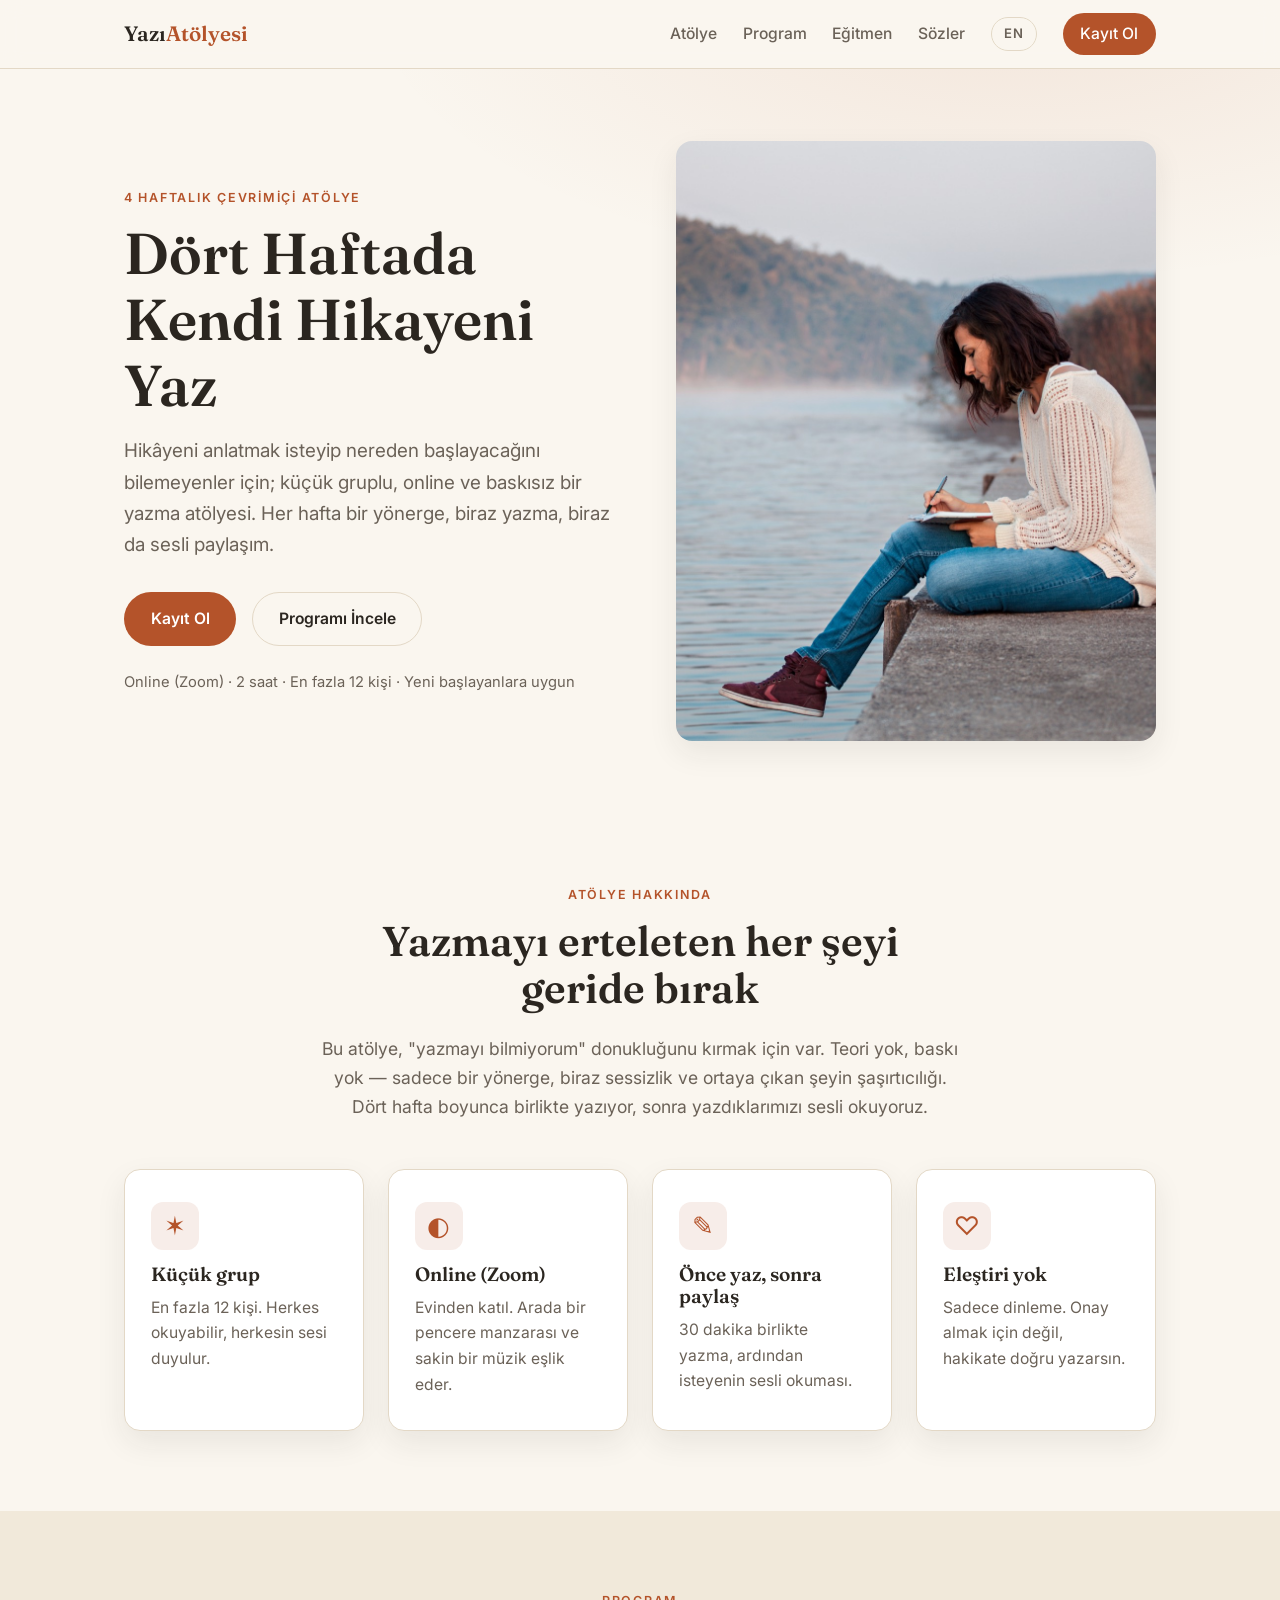
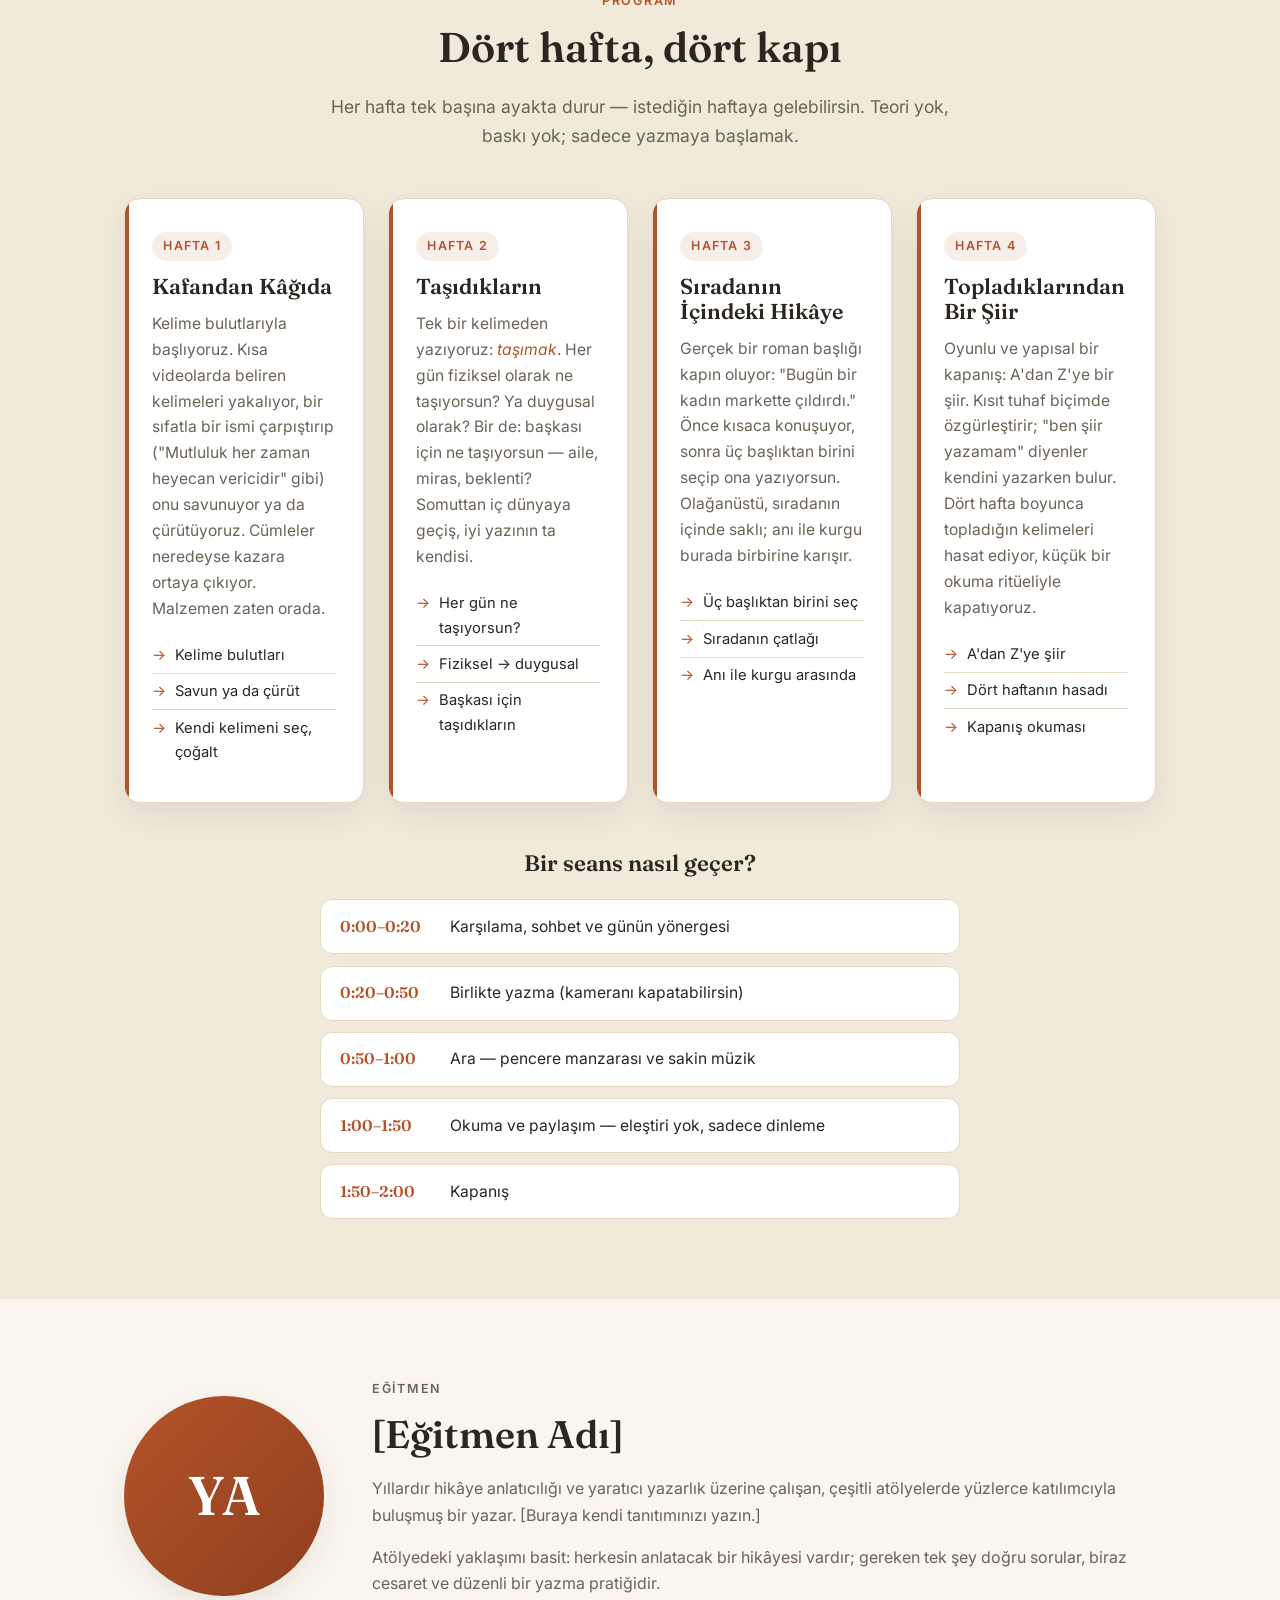
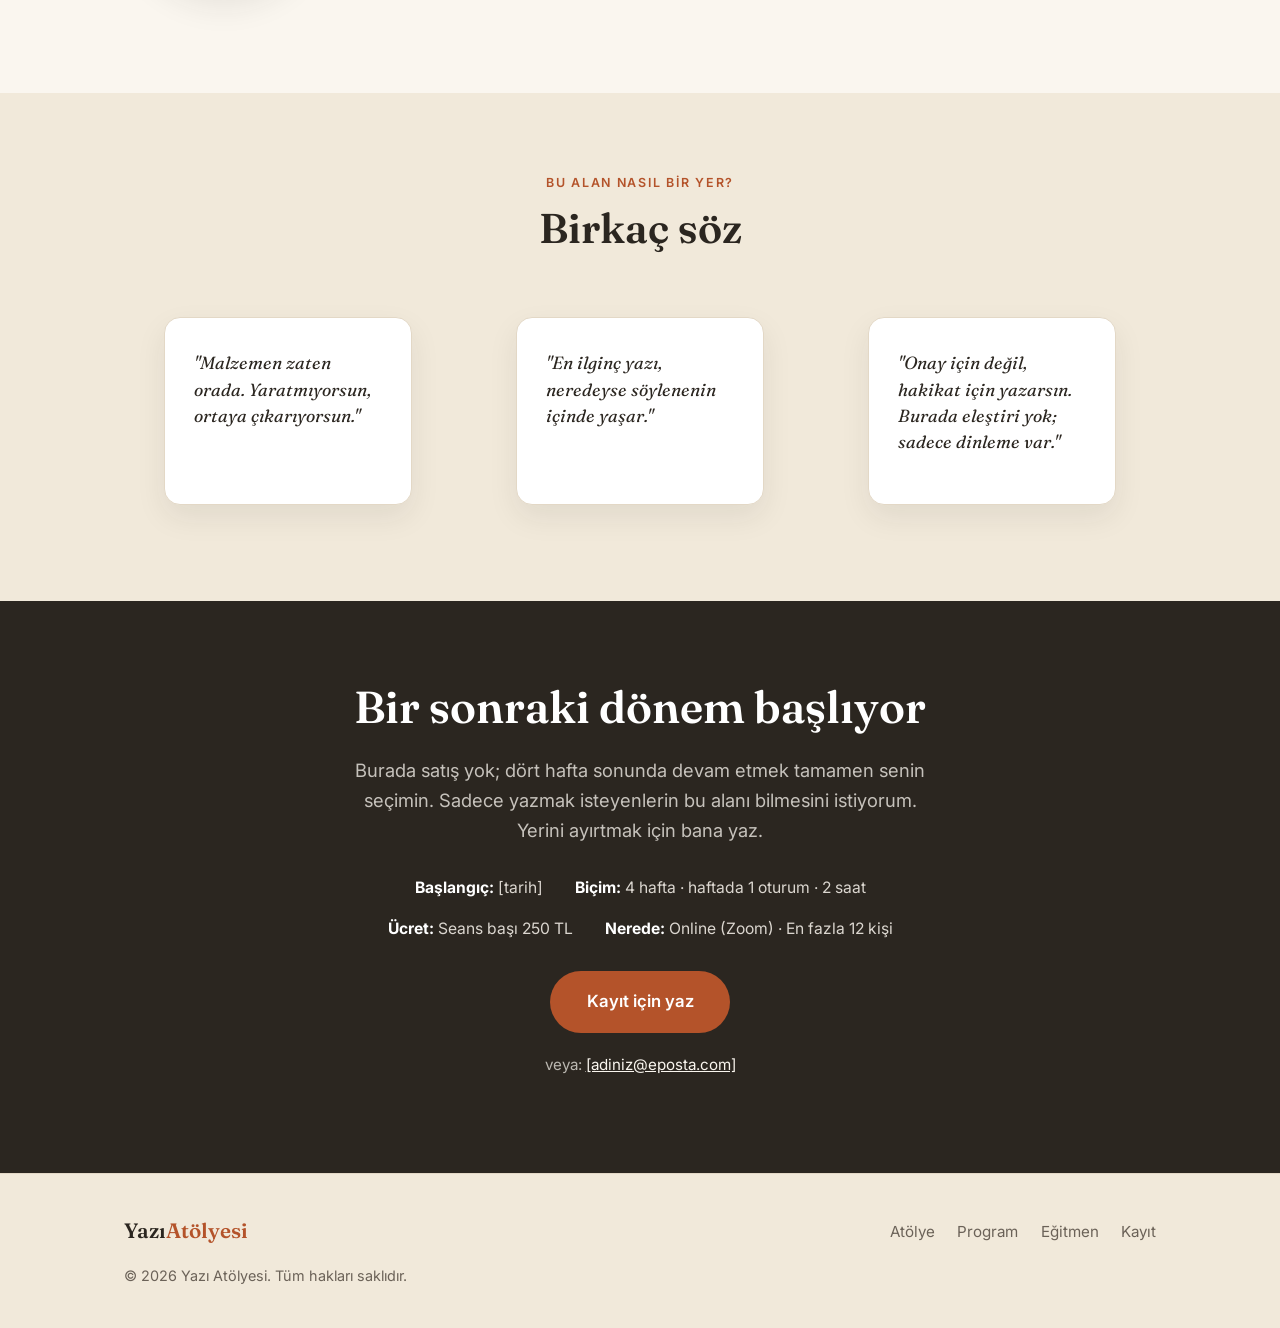
<file: index.html>
<!DOCTYPE html>
<html lang="tr">
<head>
  <meta charset="UTF-8" />
  <meta name="viewport" content="width=device-width, initial-scale=1.0" />
  <title>Yazı Atölyesi — 4 Haftada Hikayeni Yaz</title>
  <meta name="description" content="Dört haftalık çevrimiçi yaratıcı yazarlık atölyesi. Hikayeni keşfet, derinine in, geliştir ve toparla." />
  <link rel="alternate" hreflang="tr" href="./index.html" />
  <link rel="alternate" hreflang="en" href="./en/index.html" />
  <link rel="preconnect" href="https://fonts.googleapis.com" />
  <link rel="preconnect" href="https://fonts.gstatic.com" crossorigin />
  <link href="https://fonts.googleapis.com/css2?family=Fraunces:ital,opsz,wght@0,9..144,400;0,9..144,600;1,9..144,400&family=Inter:wght@400;500;600&display=swap" rel="stylesheet" />
  <link rel="stylesheet" href="css/styles.css" />
</head>
<body>

  <!-- ===== Header / Nav ===== -->
  <header class="site-header" id="top">
    <div class="container nav-bar">
      <a href="#top" class="brand">Yazı<span>Atölyesi</span></a>
      <button class="nav-toggle" id="navToggle" aria-label="Menüyü aç/kapat" aria-expanded="false">
        <span></span><span></span><span></span>
      </button>
      <nav class="nav-menu" id="navMenu">
        <a href="#atolye">Atölye</a>
        <a href="#program">Program</a>
        <a href="#egitmen">Eğitmen</a>
        <a href="#yorumlar">Sözler</a>
        <a href="en/index.html" class="lang-switch" hreflang="en">EN</a>
        <a href="#kayit" class="nav-cta">Kayıt Ol</a>
      </nav>
    </div>
  </header>

  <main>

    <!-- ===== Hero ===== -->
    <section class="hero">
      <div class="container hero-inner reveal">
        <div class="hero-copy">
          <p class="eyebrow">4 Haftalık Çevrimiçi Atölye</p>
          <h1>Dört Haftada<br />Kendi Hikayeni Yaz</h1>
          <p class="hero-lead">
            Hikâyeni anlatmak isteyip nereden başlayacağını bilemeyenler için; küçük gruplu,
            online ve baskısız bir yazma atölyesi. Her hafta bir yönerge, biraz yazma, biraz da
            sesli paylaşım.
          </p>
          <div class="hero-actions">
            <a href="#kayit" class="btn btn-primary">Kayıt Ol</a>
            <a href="#program" class="btn btn-ghost">Programı İncele</a>
          </div>
          <p class="hero-meta">Online (Zoom) · 2 saat · En fazla 12 kişi · Yeni başlayanlara uygun</p>
        </div>
        <figure class="hero-figure">
          <img src="images/hero.jpg" alt="Göl kıyısında oturup defterine yazı yazan bir kadın" />
        </figure>
      </div>
    </section>

    <!-- ===== Atölye Tanıtımı ===== -->
    <section class="section" id="atolye">
      <div class="container">
        <div class="section-head reveal">
          <p class="eyebrow">Atölye Hakkında</p>
          <h2>Yazmayı erteleten her şeyi geride bırak</h2>
          <p class="section-lead">
            Bu atölye, "yazmayı bilmiyorum" donukluğunu kırmak için var. Teori yok, baskı yok —
            sadece bir yönerge, biraz sessizlik ve ortaya çıkan şeyin şaşırtıcılığı. Dört hafta
            boyunca birlikte yazıyor, sonra yazdıklarımızı sesli okuyoruz.
          </p>
        </div>

        <div class="feature-grid">
          <article class="feature-card reveal">
            <div class="feature-icon">✶</div>
            <h3>Küçük grup</h3>
            <p>En fazla 12 kişi. Herkes okuyabilir, herkesin sesi duyulur.</p>
          </article>
          <article class="feature-card reveal">
            <div class="feature-icon">◐</div>
            <h3>Online (Zoom)</h3>
            <p>Evinden katıl. Arada bir pencere manzarası ve sakin bir müzik eşlik eder.</p>
          </article>
          <article class="feature-card reveal">
            <div class="feature-icon">✎</div>
            <h3>Önce yaz, sonra paylaş</h3>
            <p>30 dakika birlikte yazma, ardından isteyenin sesli okuması.</p>
          </article>
          <article class="feature-card reveal">
            <div class="feature-icon">♡</div>
            <h3>Eleştiri yok</h3>
            <p>Sadece dinleme. Onay almak için değil, hakikate doğru yazarsın.</p>
          </article>
        </div>
      </div>
    </section>

    <!-- ===== 4 Hafta Programı ===== -->
    <section class="section section-alt" id="program">
      <div class="container">
        <div class="section-head reveal">
          <p class="eyebrow">Program</p>
          <h2>Dört hafta, dört kapı</h2>
          <p class="section-lead">Her hafta tek başına ayakta durur — istediğin haftaya gelebilirsin. Teori yok, baskı yok; sadece yazmaya başlamak.</p>
        </div>

        <div class="week-grid">
          <!-- Hafta 1 -->
          <article class="week-card reveal">
            <span class="week-num">Hafta 1</span>
            <h3>Kafandan Kâğıda</h3>
            <p>Kelime bulutlarıyla başlıyoruz. Kısa videolarda beliren kelimeleri yakalıyor, bir sıfatla bir ismi çarpıştırıp ("Mutluluk her zaman heyecan vericidir" gibi) onu savunuyor ya da çürütüyoruz. Cümleler neredeyse kazara ortaya çıkıyor. Malzemen zaten orada.</p>
            <ul>
              <li>Kelime bulutları</li>
              <li>Savun ya da çürüt</li>
              <li>Kendi kelimeni seç, çoğalt</li>
            </ul>
          </article>
          <!-- Hafta 2 -->
          <article class="week-card reveal">
            <span class="week-num">Hafta 2</span>
            <h3>Taşıdıkların</h3>
            <p>Tek bir kelimeden yazıyoruz: <em>taşımak</em>. Her gün fiziksel olarak ne taşıyorsun? Ya duygusal olarak? Bir de: başkası için ne taşıyorsun — aile, miras, beklenti? Somuttan iç dünyaya geçiş, iyi yazının ta kendisi.</p>
            <ul>
              <li>Her gün ne taşıyorsun?</li>
              <li>Fiziksel → duygusal</li>
              <li>Başkası için taşıdıkların</li>
            </ul>
          </article>
          <!-- Hafta 3 -->
          <article class="week-card reveal">
            <span class="week-num">Hafta 3</span>
            <h3>Sıradanın İçindeki Hikâye</h3>
            <p>Gerçek bir roman başlığı kapın oluyor: "Bugün bir kadın markette çıldırdı." Önce kısaca konuşuyor, sonra üç başlıktan birini seçip ona yazıyorsun. Olağanüstü, sıradanın içinde saklı; anı ile kurgu burada birbirine karışır.</p>
            <ul>
              <li>Üç başlıktan birini seç</li>
              <li>Sıradanın çatlağı</li>
              <li>Anı ile kurgu arasında</li>
            </ul>
          </article>
          <!-- Hafta 4 -->
          <article class="week-card reveal">
            <span class="week-num">Hafta 4</span>
            <h3>Topladıklarından Bir Şiir</h3>
            <p>Oyunlu ve yapısal bir kapanış: A'dan Z'ye bir şiir. Kısıt tuhaf biçimde özgürleştirir; "ben şiir yazamam" diyenler kendini yazarken bulur. Dört hafta boyunca topladığın kelimeleri hasat ediyor, küçük bir okuma ritüeliyle kapatıyoruz.</p>
            <ul>
              <li>A'dan Z'ye şiir</li>
              <li>Dört haftanın hasadı</li>
              <li>Kapanış okuması</li>
            </ul>
          </article>
        </div>

        <!-- Seans akışı -->
        <div class="flow reveal">
          <h3 class="flow-title">Bir seans nasıl geçer?</h3>
          <ul class="flow-list">
            <li class="flow-step"><span class="flow-time">0:00–0:20</span><span class="flow-label">Karşılama, sohbet ve günün yönergesi</span></li>
            <li class="flow-step"><span class="flow-time">0:20–0:50</span><span class="flow-label">Birlikte yazma (kameranı kapatabilirsin)</span></li>
            <li class="flow-step"><span class="flow-time">0:50–1:00</span><span class="flow-label">Ara — pencere manzarası ve sakin müzik</span></li>
            <li class="flow-step"><span class="flow-time">1:00–1:50</span><span class="flow-label">Okuma ve paylaşım — eleştiri yok, sadece dinleme</span></li>
            <li class="flow-step"><span class="flow-time">1:50–2:00</span><span class="flow-label">Kapanış</span></li>
          </ul>
        </div>
      </div>
    </section>

    <!-- ===== Eğitmen ===== -->
    <section class="section" id="egitmen">
      <div class="container egitmen-inner reveal">
        <div class="egitmen-photo" aria-hidden="true">YA</div>
        <div class="egitmen-text">
          <p class="eyebrow">Eğitmen</p>
          <h2>[Eğitmen Adı]</h2>
          <p>
            Yıllardır hikâye anlatıcılığı ve yaratıcı yazarlık üzerine çalışan, çeşitli atölyelerde
            yüzlerce katılımcıyla buluşmuş bir yazar. [Buraya kendi tanıtımınızı yazın.]
          </p>
          <p>
            Atölyedeki yaklaşımı basit: herkesin anlatacak bir hikâyesi vardır; gereken tek şey doğru
            sorular, biraz cesaret ve düzenli bir yazma pratiğidir.
          </p>
        </div>
      </div>
    </section>

    <!-- ===== Felsefe / Bu alan nasıl bir yer ===== -->
    <section class="section section-alt" id="yorumlar">
      <div class="container">
        <div class="section-head reveal">
          <p class="eyebrow">Bu alan nasıl bir yer?</p>
          <h2>Birkaç söz</h2>
        </div>
        <div class="quote-grid">
          <figure class="quote-card reveal">
            <blockquote>"Malzemen zaten orada. Yaratmıyorsun, ortaya çıkarıyorsun."</blockquote>
          </figure>
          <figure class="quote-card reveal">
            <blockquote>"En ilginç yazı, neredeyse söylenenin içinde yaşar."</blockquote>
          </figure>
          <figure class="quote-card reveal">
            <blockquote>"Onay için değil, hakikat için yazarsın. Burada eleştiri yok; sadece dinleme var."</blockquote>
          </figure>
        </div>
      </div>
    </section>

    <!-- ===== İletişim / Kayıt CTA ===== -->
    <section class="section cta-section" id="kayit">
      <div class="container cta-inner reveal">
        <h2>Bir sonraki dönem başlıyor</h2>
        <p class="cta-lead">
          Burada satış yok; dört hafta sonunda devam etmek tamamen senin seçimin. Sadece yazmak
          isteyenlerin bu alanı bilmesini istiyorum. Yerini ayırtmak için bana yaz.
        </p>
        <ul class="cta-facts">
          <li><strong>Başlangıç:</strong> [tarih]</li>
          <li><strong>Biçim:</strong> 4 hafta · haftada 1 oturum · 2 saat</li>
          <li><strong>Ücret:</strong> Seans başı 250 TL</li>
          <li><strong>Nerede:</strong> Online (Zoom) · En fazla 12 kişi</li>
        </ul>
        <a href="mailto:[adiniz@eposta.com]?subject=Yaz%C4%B1%20At%C3%B6lyesi%20Kay%C4%B1t" class="btn btn-primary btn-lg">Kayıt için yaz</a>
        <p class="cta-meta">veya: <a href="mailto:[adiniz@eposta.com]">[adiniz@eposta.com]</a></p>
      </div>
    </section>

  </main>

  <!-- ===== Footer ===== -->
  <footer class="site-footer">
    <div class="container footer-inner">
      <span class="brand">Yazı<span>Atölyesi</span></span>
      <nav class="footer-links">
        <a href="#atolye">Atölye</a>
        <a href="#program">Program</a>
        <a href="#egitmen">Eğitmen</a>
        <a href="#kayit">Kayıt</a>
      </nav>
      <p class="copyright">© 2026 Yazı Atölyesi. Tüm hakları saklıdır.</p>
    </div>
  </footer>

  <script src="js/main.js"></script>
</body>
</html>
</file>
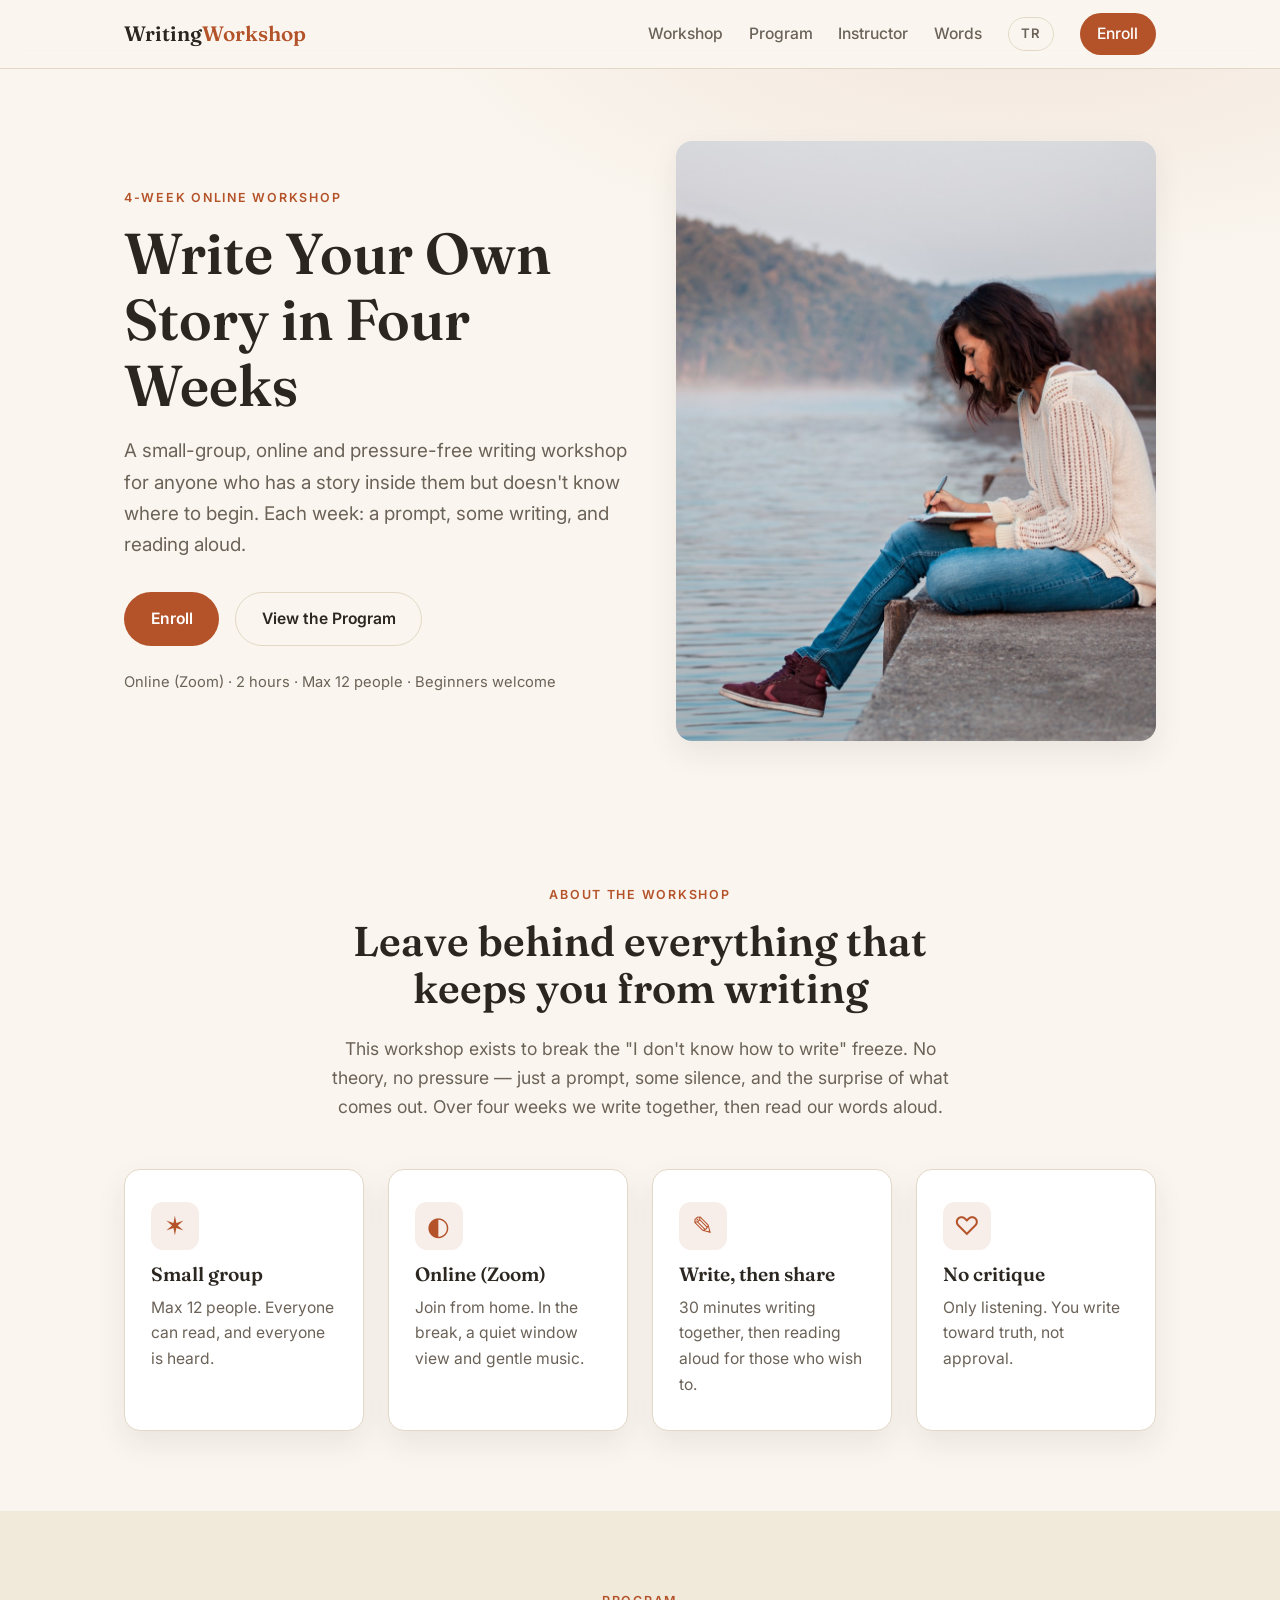
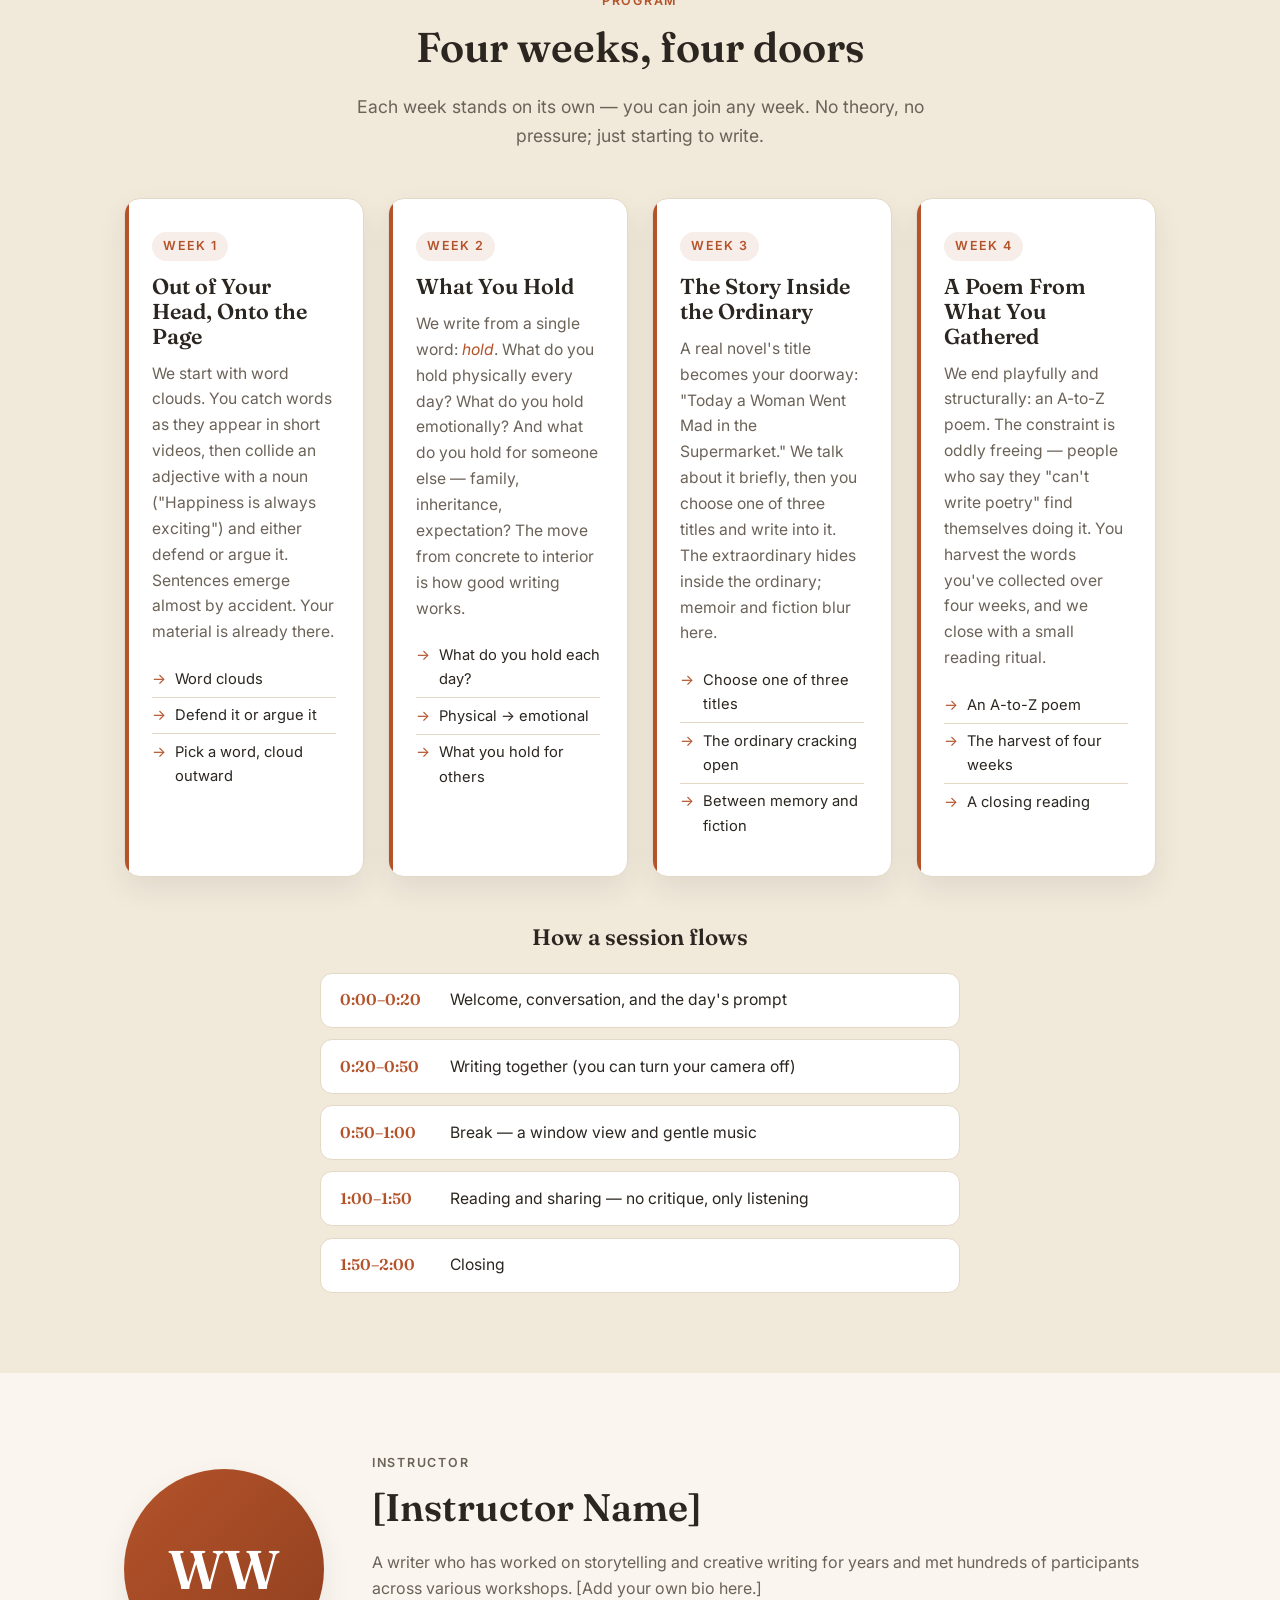
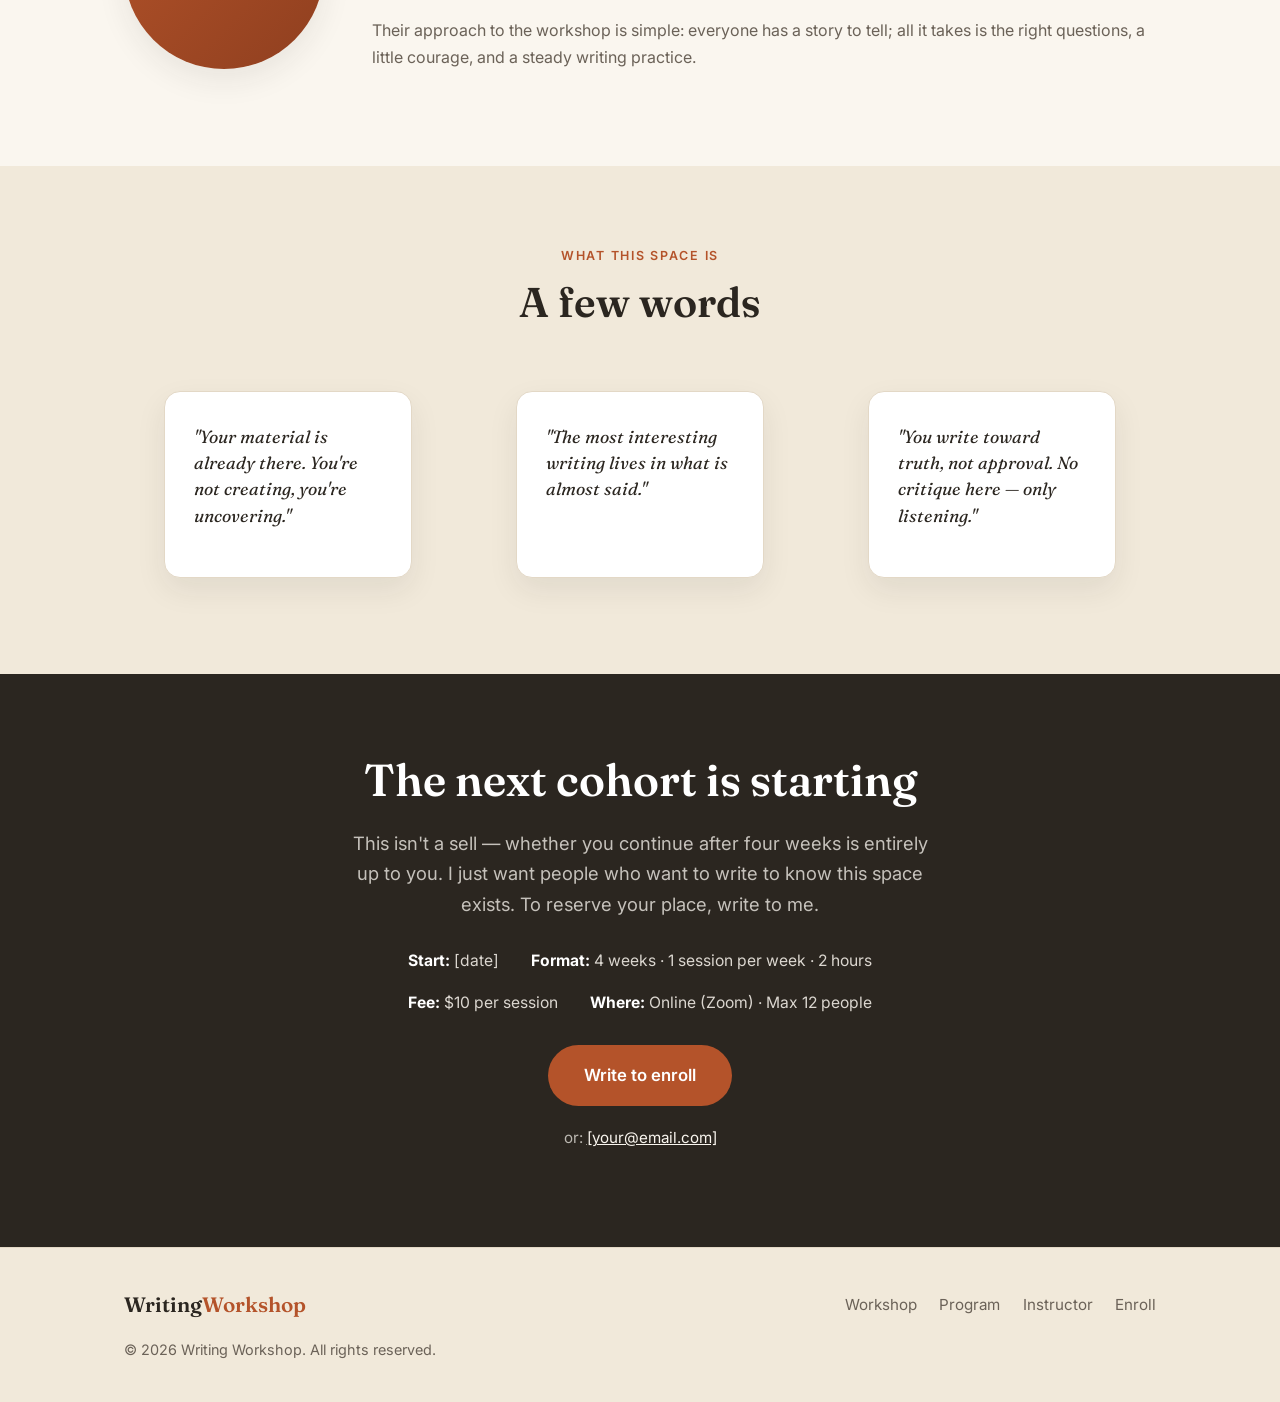
<file: en/index.html>
<!DOCTYPE html>
<html lang="en">
<head>
  <meta charset="UTF-8" />
  <meta name="viewport" content="width=device-width, initial-scale=1.0" />
  <title>Writing Workshop — Write Your Story in 4 Weeks</title>
  <meta name="description" content="A four-week online creative writing workshop. Discover your story, dig deeper, develop it, and bring it together." />
  <link rel="alternate" hreflang="tr" href="../index.html" />
  <link rel="alternate" hreflang="en" href="./index.html" />
  <link rel="preconnect" href="https://fonts.googleapis.com" />
  <link rel="preconnect" href="https://fonts.gstatic.com" crossorigin />
  <link href="https://fonts.googleapis.com/css2?family=Fraunces:ital,opsz,wght@0,9..144,400;0,9..144,600;1,9..144,400&family=Inter:wght@400;500;600&display=swap" rel="stylesheet" />
  <link rel="stylesheet" href="../css/styles.css" />
</head>
<body>

  <!-- ===== Header / Nav ===== -->
  <header class="site-header" id="top">
    <div class="container nav-bar">
      <a href="#top" class="brand">Writing<span>Workshop</span></a>
      <button class="nav-toggle" id="navToggle" aria-label="Toggle menu" aria-expanded="false">
        <span></span><span></span><span></span>
      </button>
      <nav class="nav-menu" id="navMenu">
        <a href="#about">Workshop</a>
        <a href="#program">Program</a>
        <a href="#instructor">Instructor</a>
        <a href="#reviews">Words</a>
        <a href="../index.html" class="lang-switch" hreflang="tr">TR</a>
        <a href="#register" class="nav-cta">Enroll</a>
      </nav>
    </div>
  </header>

  <main>

    <!-- ===== Hero ===== -->
    <section class="hero">
      <div class="container hero-inner reveal">
        <div class="hero-copy">
          <p class="eyebrow">4-Week Online Workshop</p>
          <h1>Write Your Own<br />Story in Four Weeks</h1>
          <p class="hero-lead">
            A small-group, online and pressure-free writing workshop for anyone who has a story
            inside them but doesn't know where to begin. Each week: a prompt, some writing, and
            reading aloud.
          </p>
          <div class="hero-actions">
            <a href="#register" class="btn btn-primary">Enroll</a>
            <a href="#program" class="btn btn-ghost">View the Program</a>
          </div>
          <p class="hero-meta">Online (Zoom) · 2 hours · Max 12 people · Beginners welcome</p>
        </div>
        <figure class="hero-figure">
          <img src="../images/hero.jpg" alt="A woman sitting by a lake writing in her notebook" />
        </figure>
      </div>
    </section>

    <!-- ===== About the Workshop ===== -->
    <section class="section" id="about">
      <div class="container">
        <div class="section-head reveal">
          <p class="eyebrow">About the Workshop</p>
          <h2>Leave behind everything that keeps you from writing</h2>
          <p class="section-lead">
            This workshop exists to break the "I don't know how to write" freeze. No theory, no
            pressure — just a prompt, some silence, and the surprise of what comes out. Over four
            weeks we write together, then read our words aloud.
          </p>
        </div>

        <div class="feature-grid">
          <article class="feature-card reveal">
            <div class="feature-icon">✶</div>
            <h3>Small group</h3>
            <p>Max 12 people. Everyone can read, and everyone is heard.</p>
          </article>
          <article class="feature-card reveal">
            <div class="feature-icon">◐</div>
            <h3>Online (Zoom)</h3>
            <p>Join from home. In the break, a quiet window view and gentle music.</p>
          </article>
          <article class="feature-card reveal">
            <div class="feature-icon">✎</div>
            <h3>Write, then share</h3>
            <p>30 minutes writing together, then reading aloud for those who wish to.</p>
          </article>
          <article class="feature-card reveal">
            <div class="feature-icon">♡</div>
            <h3>No critique</h3>
            <p>Only listening. You write toward truth, not approval.</p>
          </article>
        </div>
      </div>
    </section>

    <!-- ===== 4-Week Program ===== -->
    <section class="section section-alt" id="program">
      <div class="container">
        <div class="section-head reveal">
          <p class="eyebrow">Program</p>
          <h2>Four weeks, four doors</h2>
          <p class="section-lead">Each week stands on its own — you can join any week. No theory, no pressure; just starting to write.</p>
        </div>

        <div class="week-grid">
          <!-- Week 1 -->
          <article class="week-card reveal">
            <span class="week-num">Week 1</span>
            <h3>Out of Your Head, Onto the Page</h3>
            <p>We start with word clouds. You catch words as they appear in short videos, then collide an adjective with a noun ("Happiness is always exciting") and either defend or argue it. Sentences emerge almost by accident. Your material is already there.</p>
            <ul>
              <li>Word clouds</li>
              <li>Defend it or argue it</li>
              <li>Pick a word, cloud outward</li>
            </ul>
          </article>
          <!-- Week 2 -->
          <article class="week-card reveal">
            <span class="week-num">Week 2</span>
            <h3>What You Hold</h3>
            <p>We write from a single word: <em>hold</em>. What do you hold physically every day? What do you hold emotionally? And what do you hold for someone else — family, inheritance, expectation? The move from concrete to interior is how good writing works.</p>
            <ul>
              <li>What do you hold each day?</li>
              <li>Physical → emotional</li>
              <li>What you hold for others</li>
            </ul>
          </article>
          <!-- Week 3 -->
          <article class="week-card reveal">
            <span class="week-num">Week 3</span>
            <h3>The Story Inside the Ordinary</h3>
            <p>A real novel's title becomes your doorway: "Today a Woman Went Mad in the Supermarket." We talk about it briefly, then you choose one of three titles and write into it. The extraordinary hides inside the ordinary; memoir and fiction blur here.</p>
            <ul>
              <li>Choose one of three titles</li>
              <li>The ordinary cracking open</li>
              <li>Between memory and fiction</li>
            </ul>
          </article>
          <!-- Week 4 -->
          <article class="week-card reveal">
            <span class="week-num">Week 4</span>
            <h3>A Poem From What You Gathered</h3>
            <p>We end playfully and structurally: an A-to-Z poem. The constraint is oddly freeing — people who say they "can't write poetry" find themselves doing it. You harvest the words you've collected over four weeks, and we close with a small reading ritual.</p>
            <ul>
              <li>An A-to-Z poem</li>
              <li>The harvest of four weeks</li>
              <li>A closing reading</li>
            </ul>
          </article>
        </div>

        <!-- Session flow -->
        <div class="flow reveal">
          <h3 class="flow-title">How a session flows</h3>
          <ul class="flow-list">
            <li class="flow-step"><span class="flow-time">0:00–0:20</span><span class="flow-label">Welcome, conversation, and the day's prompt</span></li>
            <li class="flow-step"><span class="flow-time">0:20–0:50</span><span class="flow-label">Writing together (you can turn your camera off)</span></li>
            <li class="flow-step"><span class="flow-time">0:50–1:00</span><span class="flow-label">Break — a window view and gentle music</span></li>
            <li class="flow-step"><span class="flow-time">1:00–1:50</span><span class="flow-label">Reading and sharing — no critique, only listening</span></li>
            <li class="flow-step"><span class="flow-time">1:50–2:00</span><span class="flow-label">Closing</span></li>
          </ul>
        </div>
      </div>
    </section>

    <!-- ===== Instructor ===== -->
    <section class="section" id="instructor">
      <div class="container egitmen-inner reveal">
        <div class="egitmen-photo" aria-hidden="true">WW</div>
        <div class="egitmen-text">
          <p class="eyebrow">Instructor</p>
          <h2>[Instructor Name]</h2>
          <p>
            A writer who has worked on storytelling and creative writing for years and met hundreds of
            participants across various workshops. [Add your own bio here.]
          </p>
          <p>
            Their approach to the workshop is simple: everyone has a story to tell; all it takes is the
            right questions, a little courage, and a steady writing practice.
          </p>
        </div>
      </div>
    </section>

    <!-- ===== Philosophy / What this space is ===== -->
    <section class="section section-alt" id="reviews">
      <div class="container">
        <div class="section-head reveal">
          <p class="eyebrow">What this space is</p>
          <h2>A few words</h2>
        </div>
        <div class="quote-grid">
          <figure class="quote-card reveal">
            <blockquote>"Your material is already there. You're not creating, you're uncovering."</blockquote>
          </figure>
          <figure class="quote-card reveal">
            <blockquote>"The most interesting writing lives in what is almost said."</blockquote>
          </figure>
          <figure class="quote-card reveal">
            <blockquote>"You write toward truth, not approval. No critique here — only listening."</blockquote>
          </figure>
        </div>
      </div>
    </section>

    <!-- ===== Contact / Register CTA ===== -->
    <section class="section cta-section" id="register">
      <div class="container cta-inner reveal">
        <h2>The next cohort is starting</h2>
        <p class="cta-lead">
          This isn't a sell — whether you continue after four weeks is entirely up to you. I just
          want people who want to write to know this space exists. To reserve your place, write to me.
        </p>
        <ul class="cta-facts">
          <li><strong>Start:</strong> [date]</li>
          <li><strong>Format:</strong> 4 weeks · 1 session per week · 2 hours</li>
          <li><strong>Fee:</strong> $10 per session</li>
          <li><strong>Where:</strong> Online (Zoom) · Max 12 people</li>
        </ul>
        <a href="mailto:[your@email.com]?subject=Writing%20Workshop%20Enrollment" class="btn btn-primary btn-lg">Write to enroll</a>
        <p class="cta-meta">or: <a href="mailto:[your@email.com]">[your@email.com]</a></p>
      </div>
    </section>

  </main>

  <!-- ===== Footer ===== -->
  <footer class="site-footer">
    <div class="container footer-inner">
      <span class="brand">Writing<span>Workshop</span></span>
      <nav class="footer-links">
        <a href="#about">Workshop</a>
        <a href="#program">Program</a>
        <a href="#instructor">Instructor</a>
        <a href="#register">Enroll</a>
      </nav>
      <p class="copyright">© 2026 Writing Workshop. All rights reserved.</p>
    </div>
  </footer>

  <script src="../js/main.js"></script>
</body>
</html>
</file>
<file: css/styles.css>
/* ===== Tema değişkenleri ===== */
:root {
  --bg: #faf6ef;          /* krem zemin */
  --bg-alt: #f1e9da;      /* açık kum tonu (alternatif bölümler) */
  --surface: #ffffff;     /* kart yüzeyi */
  --ink: #2b2620;         /* ana metin */
  --ink-soft: #6b6258;    /* ikincil metin */
  --accent: #b4532a;      /* terra-cotta vurgu */
  --accent-dark: #8f3f1f;
  --line: #e3d8c6;        /* ince çizgi/kenarlık */
  --shadow: 0 12px 30px rgba(43, 38, 32, 0.08);
  --radius: 16px;
  --maxw: 1080px;
  --font-serif: "Fraunces", Georgia, "Times New Roman", serif;
  --font-sans: "Inter", -apple-system, BlinkMacSystemFont, "Segoe UI", sans-serif;
}

/* ===== Reset / temel ===== */
*, *::before, *::after { box-sizing: border-box; }
html { scroll-behavior: smooth; scroll-padding-top: 80px; }
body {
  margin: 0;
  font-family: var(--font-sans);
  color: var(--ink);
  background: var(--bg);
  line-height: 1.65;
  -webkit-font-smoothing: antialiased;
}
h1, h2, h3 { font-family: var(--font-serif); line-height: 1.15; font-weight: 600; margin: 0 0 .5em; }
p { margin: 0 0 1rem; }
a { color: var(--accent); text-decoration: none; }
a:hover { color: var(--accent-dark); }
img { max-width: 100%; display: block; }

.container { width: 100%; max-width: var(--maxw); margin: 0 auto; padding: 0 1.5rem; }

.eyebrow {
  text-transform: uppercase;
  letter-spacing: .14em;
  font-size: .78rem;
  font-weight: 600;
  color: var(--accent);
  margin: 0 0 .75rem;
}

/* ===== Butonlar ===== */
.btn {
  display: inline-block;
  padding: .8rem 1.6rem;
  border-radius: 999px;
  font-weight: 600;
  font-size: .98rem;
  cursor: pointer;
  transition: transform .15s ease, background .2s ease, color .2s ease, box-shadow .2s ease;
  border: 1.5px solid transparent;
}
.btn:hover { transform: translateY(-2px); }
.btn-primary { background: var(--accent); color: #fff; }
.btn-primary:hover { background: var(--accent-dark); color: #fff; }
.btn-ghost { background: transparent; color: var(--ink); border-color: var(--line); }
.btn-ghost:hover { border-color: var(--accent); color: var(--accent); }
.btn-lg { padding: 1rem 2.2rem; font-size: 1.05rem; }

/* ===== Header / Nav ===== */
.site-header {
  position: sticky;
  top: 0;
  z-index: 50;
  background: rgba(250, 246, 239, 0.88);
  backdrop-filter: blur(10px);
  border-bottom: 1px solid var(--line);
}
.nav-bar { display: flex; align-items: center; justify-content: space-between; height: 68px; }
.brand { font-family: var(--font-serif); font-weight: 600; font-size: 1.3rem; color: var(--ink); }
.brand span { color: var(--accent); }
.nav-menu { display: flex; align-items: center; gap: 1.6rem; }
.nav-menu a { color: var(--ink-soft); font-weight: 500; font-size: .98rem; }
.nav-menu a:hover { color: var(--accent); }
.nav-menu .nav-cta {
  background: var(--accent); color: #fff; padding: .5rem 1.1rem; border-radius: 999px;
}
.nav-menu .nav-cta:hover { background: var(--accent-dark); }
.nav-menu .lang-switch {
  border: 1.5px solid var(--line); border-radius: 999px;
  padding: .35rem .8rem; font-size: .82rem; font-weight: 600; letter-spacing: .04em;
  color: var(--ink-soft);
}
.nav-menu .lang-switch:hover { border-color: var(--accent); color: var(--accent); }

.nav-toggle {
  display: none; flex-direction: column; gap: 5px;
  background: none; border: none; cursor: pointer; padding: 6px;
}
.nav-toggle span { width: 24px; height: 2px; background: var(--ink); transition: .3s; }
.nav-toggle[aria-expanded="true"] span:nth-child(1) { transform: translateY(7px) rotate(45deg); }
.nav-toggle[aria-expanded="true"] span:nth-child(2) { opacity: 0; }
.nav-toggle[aria-expanded="true"] span:nth-child(3) { transform: translateY(-7px) rotate(-45deg); }

/* ===== Hero ===== */
.hero {
  padding: 4.5rem 0 4rem;
  background:
    radial-gradient(1100px 480px at 80% -10%, rgba(180, 83, 42, 0.10), transparent 60%),
    var(--bg);
}
.hero-inner {
  display: grid;
  grid-template-columns: 1.05fr 1fr;
  gap: 3rem;
  align-items: center;
}
.hero-copy { text-align: left; }
.hero h1 { font-size: clamp(2.3rem, 4.6vw, 3.6rem); margin-bottom: 1rem; }
.hero-lead { font-size: 1.18rem; color: var(--ink-soft); max-width: 520px; margin: 0 0 2rem; }
.hero-actions { display: flex; gap: 1rem; flex-wrap: wrap; margin-bottom: 1.5rem; }
.hero-meta { font-size: .92rem; color: var(--ink-soft); margin: 0; }
.hero-figure {
  margin: 0;
  border-radius: var(--radius);
  overflow: hidden;
  box-shadow: var(--shadow);
  aspect-ratio: 4 / 5;
}
.hero-figure img { width: 100%; height: 100%; object-fit: cover; object-position: 62% center; }

/* ===== Bölümler ===== */
.section { padding: 5rem 0; }
.section-alt { background: var(--bg-alt); }
.section-head { max-width: 640px; margin: 0 auto 3rem; text-align: center; }
.section-head h2 { font-size: clamp(1.8rem, 4vw, 2.6rem); }
.section-lead { color: var(--ink-soft); font-size: 1.1rem; }

/* ===== Özellik kartları ===== */
.feature-grid {
  display: grid; gap: 1.5rem;
  grid-template-columns: repeat(auto-fit, minmax(220px, 1fr));
}
.feature-card {
  background: var(--surface); border: 1px solid var(--line);
  border-radius: var(--radius); padding: 2rem 1.6rem; box-shadow: var(--shadow);
}
.feature-icon {
  font-size: 1.6rem; color: var(--accent); margin-bottom: .8rem;
  width: 48px; height: 48px; display: grid; place-items: center;
  background: rgba(180, 83, 42, 0.10); border-radius: 12px;
}
.feature-card h3 { font-size: 1.2rem; }
.feature-card p { color: var(--ink-soft); margin: 0; font-size: .98rem; }

/* ===== Hafta kartları ===== */
.week-grid {
  display: grid; gap: 1.5rem;
  grid-template-columns: repeat(auto-fit, minmax(240px, 1fr));
}
.week-card {
  background: var(--surface); border: 1px solid var(--line);
  border-radius: var(--radius); padding: 2rem 1.7rem; box-shadow: var(--shadow);
  position: relative; overflow: hidden;
}
.week-card::before {
  content: ""; position: absolute; top: 0; left: 0; width: 4px; height: 100%;
  background: var(--accent);
}
.week-num {
  display: inline-block; font-size: .78rem; font-weight: 600; letter-spacing: .1em;
  text-transform: uppercase; color: var(--accent);
  background: rgba(180, 83, 42, 0.10); padding: .25rem .7rem; border-radius: 999px;
  margin-bottom: .9rem;
}
.week-card h3 { font-size: 1.35rem; }
.week-card > p { color: var(--ink-soft); font-size: .98rem; }
.week-card ul { margin: 1rem 0 0; padding: 0; list-style: none; }
.week-card li {
  font-size: .92rem; color: var(--ink); padding: .35rem 0 .35rem 1.4rem; position: relative;
  border-top: 1px solid var(--line);
}
.week-card li:first-child { border-top: none; }
.week-card li::before { content: "→"; position: absolute; left: 0; color: var(--accent); }

.week-card em { font-style: italic; color: var(--accent); }

/* ===== Seans akışı ===== */
.flow { max-width: 640px; margin: 3rem auto 0; }
.flow-title { font-size: 1.4rem; text-align: center; margin-bottom: 1.4rem; }
.flow-list { list-style: none; margin: 0; padding: 0; display: grid; gap: .7rem; }
.flow-step {
  display: flex; align-items: baseline; gap: 1.1rem;
  background: var(--surface); border: 1px solid var(--line);
  border-radius: 12px; padding: .85rem 1.2rem;
}
.flow-time {
  font-family: var(--font-serif); font-weight: 600; color: var(--accent);
  min-width: 92px; font-size: .98rem;
}
.flow-label { color: var(--ink); font-size: .98rem; }

/* ===== Eğitmen ===== */
.egitmen-inner {
  display: grid; grid-template-columns: 200px 1fr; gap: 3rem; align-items: center;
}
.egitmen-photo {
  width: 200px; height: 200px; border-radius: 50%;
  background: linear-gradient(135deg, var(--accent), var(--accent-dark));
  color: #fff; display: grid; place-items: center;
  font-family: var(--font-serif); font-size: 3.4rem; font-weight: 600;
  box-shadow: var(--shadow);
}
.egitmen-text h2 { font-size: clamp(1.8rem, 4vw, 2.4rem); }
.egitmen-text p { color: var(--ink-soft); }

/* ===== Yorumlar ===== */
.quote-grid {
  display: grid; gap: 1.5rem;
  grid-template-columns: repeat(auto-fit, minmax(260px, 1fr));
}
.quote-card {
  background: var(--surface); border: 1px solid var(--line);
  border-radius: var(--radius); padding: 2rem 1.8rem; box-shadow: var(--shadow);
}
.quote-card blockquote {
  margin: 0 0 1rem; font-family: var(--font-serif); font-style: italic;
  font-size: 1.1rem; color: var(--ink); line-height: 1.5;
}
.quote-card figcaption { color: var(--accent); font-weight: 600; font-size: .95rem; }

/* ===== Kayıt CTA ===== */
.cta-section {
  background: var(--ink);
  color: var(--bg);
  text-align: center;
}
.cta-inner { max-width: 640px; margin: 0 auto; }
.cta-section h2 { color: #fff; font-size: clamp(1.9rem, 4vw, 2.8rem); }
.cta-lead { color: rgba(250, 246, 239, 0.75); font-size: 1.15rem; }
.cta-facts {
  list-style: none; padding: 0; margin: 1.8rem 0; display: flex; flex-wrap: wrap;
  justify-content: center; gap: 1rem 2rem;
}
.cta-facts li { color: rgba(250, 246, 239, 0.85); font-size: .98rem; }
.cta-facts strong { color: #fff; }
.cta-meta { margin-top: 1.2rem; color: rgba(250, 246, 239, 0.7); font-size: .95rem; }
.cta-meta a { color: var(--bg); text-decoration: underline; }

/* ===== Footer ===== */
.site-footer { background: var(--bg-alt); border-top: 1px solid var(--line); padding: 2.5rem 0; }
.footer-inner {
  display: flex; flex-wrap: wrap; align-items: center; justify-content: space-between; gap: 1rem;
}
.footer-links { display: flex; gap: 1.4rem; }
.footer-links a { color: var(--ink-soft); font-size: .95rem; }
.footer-links a:hover { color: var(--accent); }
.copyright { margin: 0; color: var(--ink-soft); font-size: .9rem; width: 100%; }

/* ===== Scroll reveal ===== */
.reveal { opacity: 0; transform: translateY(24px); transition: opacity .6s ease, transform .6s ease; }
.reveal.is-visible { opacity: 1; transform: none; }

/* ===== Responsive ===== */
@media (max-width: 760px) {
  .nav-toggle { display: flex; }
  .nav-menu {
    position: absolute; top: 68px; left: 0; right: 0;
    flex-direction: column; align-items: flex-start; gap: 0;
    background: var(--bg); border-bottom: 1px solid var(--line);
    padding: .5rem 1.5rem 1.2rem;
    max-height: 0; overflow: hidden; transition: max-height .3s ease;
  }
  .nav-menu.open { max-height: 360px; }
  .nav-menu a { width: 100%; padding: .8rem 0; }
  .nav-menu .nav-cta { margin-top: .6rem; }

  .egitmen-inner { grid-template-columns: 1fr; text-align: center; justify-items: center; gap: 1.8rem; }

  .hero-inner { grid-template-columns: 1fr; gap: 2rem; }
  .hero-copy { text-align: center; order: 2; }
  .hero-figure { order: 1; aspect-ratio: 16 / 11; max-height: 320px; width: 100%; }
  .hero-lead { margin-left: auto; margin-right: auto; }
  .hero-actions { justify-content: center; }
}

@media (prefers-reduced-motion: reduce) {
  html { scroll-behavior: auto; }
  .reveal { opacity: 1; transform: none; transition: none; }
  .btn:hover { transform: none; }
}
</file>
